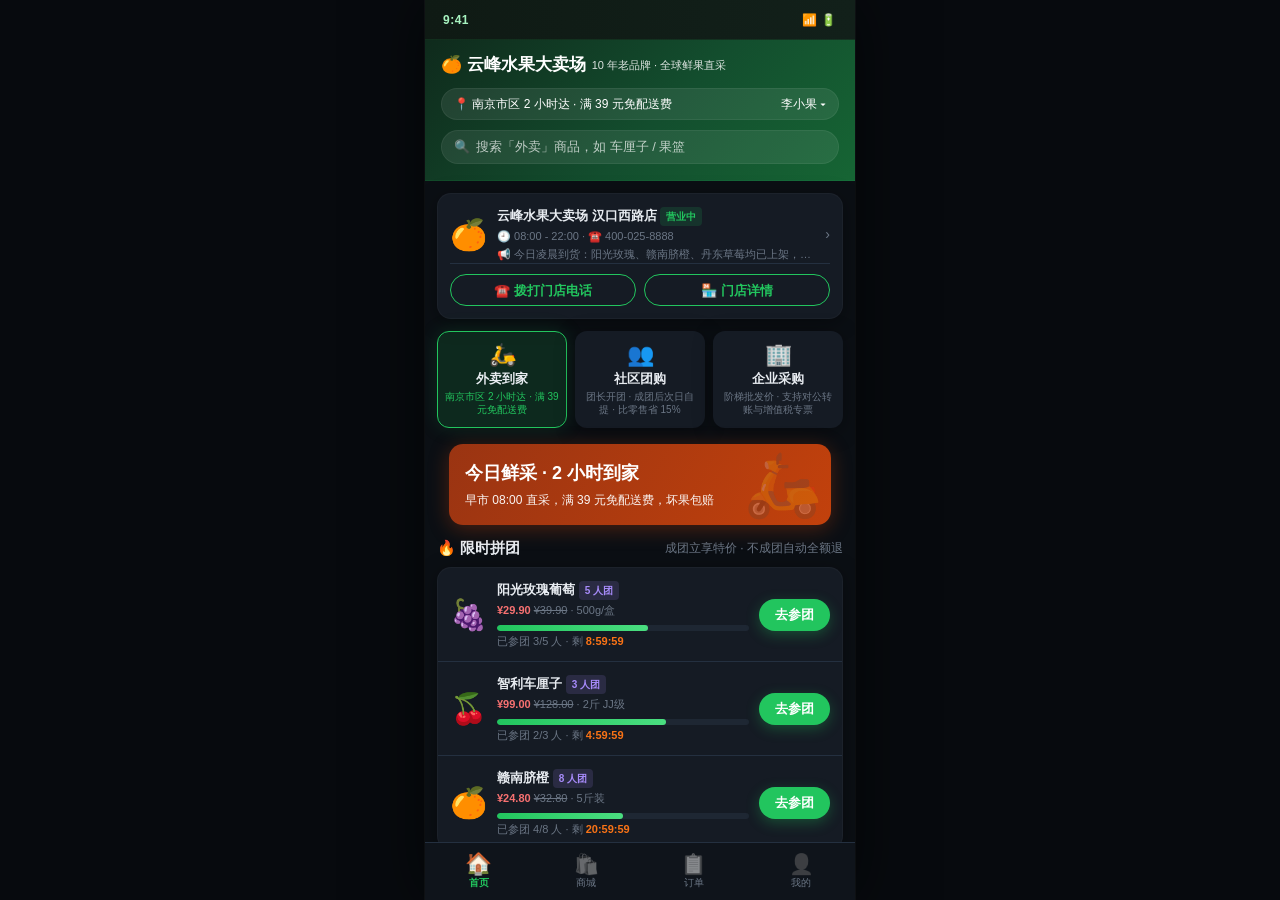
<file: index.html>
<!DOCTYPE html>
<html lang="zh-CN">
<head>
<meta charset="UTF-8">
<meta name="viewport" content="width=device-width, initial-scale=1, maximum-scale=1, user-scalable=no, viewport-fit=cover">
<meta name="theme-color" content="#0B0F14">
<title>云峰水果大卖场 · 外卖 / 团购 / 企业采购</title>
<link rel="stylesheet" href="assets/css/style.css">
</head>
<body>
<div class="phone" id="phone">
  <div class="phone-status">
    <span id="clock">9:41</span>
    <span>📶 🔋</span>
  </div>

  <div class="phone-body" id="view"></div>

  <div class="tabbar" id="tabbar"></div>

  <div id="modalRoot"></div>
  <div id="toastRoot"></div>
</div>

<script src="assets/js/data.js"></script>
<script src="assets/js/store.js"></script>
<script src="assets/js/app.js"></script>
</body>
</html>
</file>
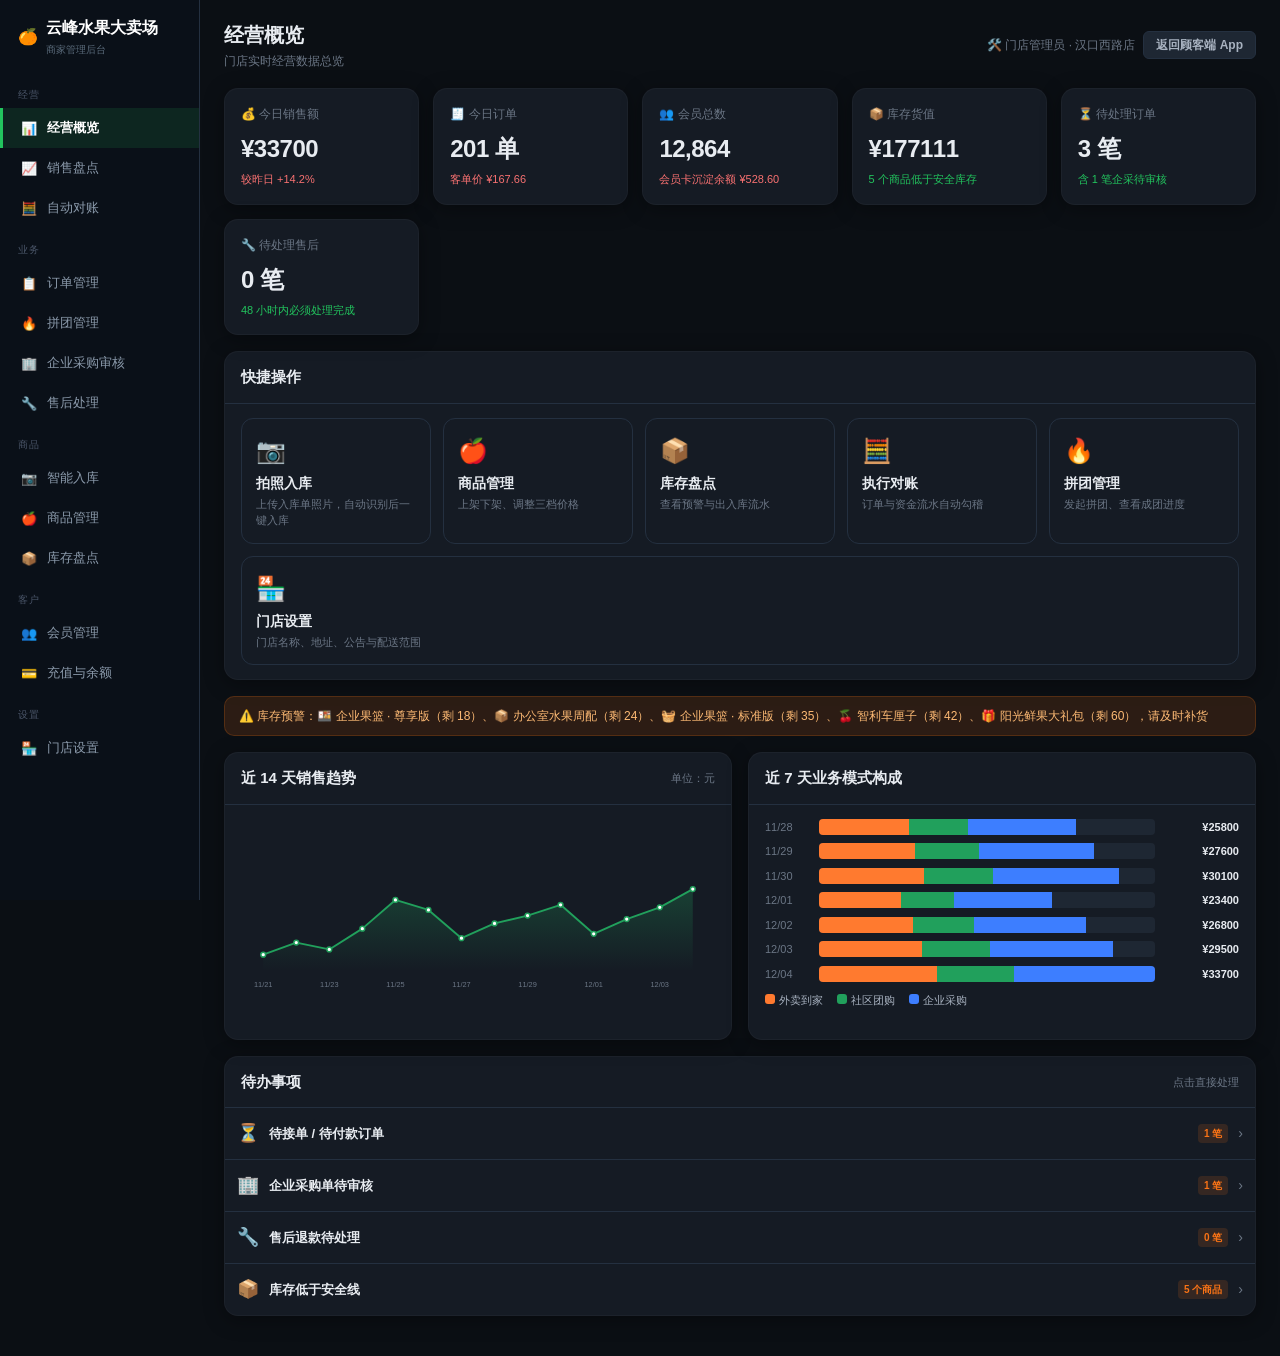
<file: admin.html>
<!DOCTYPE html>
<html lang="zh-CN">
<head>
<meta charset="UTF-8">
<meta name="viewport" content="width=device-width, initial-scale=1">
<title>云峰水果大卖场 · 商家管理后台</title>
<link rel="stylesheet" href="assets/css/style.css">
</head>
<body>
<div class="admin">
  <aside class="admin-side" id="side"></aside>
  <main class="admin-main">
    <div class="admin-top">
      <div>
        <h1 id="pageTitle">经营概览</h1>
        <div style="font-size:12px;color:#6B7685;margin-top:2px" id="pageSub">数据实时同步 · 演示环境</div>
      </div>
      <div class="who">
        <span>🛠️ 门店管理员 · 汉口西路店</span>
        <button class="mini" id="backApp">返回顾客端 App</button>
      </div>
    </div>
    <div id="main"></div>
  </main>
</div>
<div id="adminModal"></div>
<div id="adminToast" style="position:fixed;left:50%;top:24px;transform:translateX(-50%);z-index:300"></div>

<script src="assets/js/data.js"></script>
<script src="assets/js/store.js"></script>
<script src="assets/js/ocr.js"></script>
<script src="assets/js/admin.js"></script>
</body>
</html>
</file>
<file: assets/css/style.css>
/* =========================================================
   云峰鲜果 App · 样式（深色科技感改版）
   Clean · Modern · Dark Tech
   ========================================================= */
:root {
  --brand: #22C55E;
  --brand-d: #16A34A;
  --brand-l: rgba(34, 197, 94, 0.14);
  --orange: #F97316;
  --orange-l: rgba(249, 115, 22, 0.14);
  --ink: #E8ECF1;
  --ink-2: #A8B2C0;
  --ink-3: #6B7685;
  --line: #243040;
  --bg: #0B0F14;
  --card: #151B24;
  --card-2: #1A222D;
  --red: #EF4444;
  --red-l: rgba(239, 68, 68, 0.14);
  --blue: #3B82F6;
  --blue-l: rgba(59, 130, 246, 0.14);
  --purple: #A78BFA;
  --gold: #EAB308;
  --radius: 14px;
  --shadow: 0 4px 20px rgba(0, 0, 0, 0.35);
  --glow: 0 0 20px rgba(34, 197, 94, 0.15);
}

* { box-sizing: border-box; -webkit-tap-highlight-color: transparent; }
html, body { margin: 0; padding: 0; }
body {
  font-family: -apple-system, BlinkMacSystemFont, "PingFang SC", "Microsoft YaHei", "Helvetica Neue", Arial, sans-serif;
  background: #070A0E;
  color: var(--ink);
  font-size: 14px;
  line-height: 1.5;
  display: flex;
  justify-content: center;
  min-height: 100vh;
}
button { font-family: inherit; cursor: pointer; border: none; background: none; color: inherit; }
input, select, textarea { font-family: inherit; font-size: 14px; color: var(--ink); background: var(--card-2); border: 1px solid var(--line); }
img { display: block; }
ul { margin: 0; padding: 0; list-style: none; }

/* ---------- 手机外壳 ---------- */
.phone {
  width: 100%;
  max-width: 430px;
  height: 100vh;
  background: var(--bg);
  position: relative;
  display: flex;
  flex-direction: column;
  overflow: hidden;
  box-shadow: 0 0 60px rgba(0, 0, 0, 0.55), 0 0 0 1px rgba(255,255,255,0.04);
}
.phone-status {
  height: 40px;
  flex: 0 0 40px;
  background: linear-gradient(90deg, #0F1A14 0%, #12201A 100%);
  display: flex;
  align-items: center;
  justify-content: space-between;
  padding: 0 18px;
  color: #A7F3C0;
  font-size: 12px;
  font-weight: 600;
  letter-spacing: .5px;
  border-bottom: 1px solid rgba(34,197,94,0.12);
}
.phone-body { flex: 1; overflow-y: auto; overflow-x: hidden; -webkit-overflow-scrolling: touch; padding-bottom: 8px; }
.phone-body::-webkit-scrollbar { width: 0; }
.tabbar {
  flex: 0 0 58px;
  height: 58px;
  background: #0F141B;
  border-top: 1px solid var(--line);
  display: flex;
  align-items: stretch;
  padding-bottom: env(safe-area-inset-bottom);
}
.tabbar button {
  flex: 1;
  display: flex;
  flex-direction: column;
  align-items: center;
  justify-content: center;
  gap: 2px;
  color: var(--ink-3);
  font-size: 10px;
  position: relative;
}
.tabbar button .tic { font-size: 20px; line-height: 1; filter: grayscale(1) opacity(.5); transition: .18s; }
.tabbar button.on { color: var(--brand); font-weight: 600; }
.tabbar button.on .tic { filter: none; transform: translateY(-1px) scale(1.08); }
.tabbar .badge {
  position: absolute; top: 6px; left: 50%; margin-left: 4px;
  min-width: 16px; height: 16px; padding: 0 4px;
  background: var(--red); color: #fff; border-radius: 8px;
  font-size: 10px; line-height: 16px; text-align: center; font-weight: 600;
}

/* ---------- 顶部头 ---------- */
.app-head {
  background: linear-gradient(135deg, #0F2A1C 0%, #134E2E 55%, #166534 100%);
  color: #fff;
  padding: 12px 16px 16px;
  border-bottom: 1px solid rgba(34,197,94,0.2);
}
.app-head.orange { background: linear-gradient(135deg, #3A1F0A 0%, #7C2D12 55%, #C2410C 100%); }
.app-head .title { font-size: 17px; font-weight: 700; display: flex; align-items: center; gap: 6px; }
.app-head .sub { font-size: 11px; opacity: .9; margin-top: 2px; }
.loc-bar {
  display: flex; align-items: center; justify-content: space-between;
  background: rgba(255, 255, 255, .08); border-radius: 20px;
  padding: 6px 12px; margin-top: 10px; font-size: 12px;
  border: 1px solid rgba(255,255,255,0.06);
}
.search-box {
  display: flex; align-items: center; gap: 6px;
  background: rgba(255,255,255,0.08); border-radius: 18px; height: 34px;
  padding: 0 12px; margin-top: 10px; color: rgba(255,255,255,0.7); font-size: 13px;
  border: 1px solid rgba(255,255,255,0.06);
}
.search-box input { color: #fff !important; background: transparent !important; border: none !important; }

/* ---------- 模式切换 ---------- */
.mode-switch {
  display: flex; gap: 8px; padding: 12px 12px 4px;
}
.mode-switch button {
  flex: 1; background: var(--card); border-radius: 12px; padding: 10px 6px;
  text-align: center; border: 1.5px solid transparent; transition: .18s;
  box-shadow: var(--shadow);
}
.mode-switch button .mi { font-size: 22px; }
.mode-switch button .mn { font-size: 13px; font-weight: 700; margin-top: 2px; color: var(--ink); }
.mode-switch button .md { font-size: 10px; color: var(--ink-3); margin-top: 2px; line-height: 1.35; }
.mode-switch button.on { border-color: var(--brand); background: var(--brand-l); box-shadow: var(--glow); }
.mode-switch button.on .md { color: var(--brand); }

/* ---------- 通用块 ---------- */
.section { margin: 12px; }
.section-head { display: flex; align-items: center; justify-content: space-between; margin-bottom: 8px; }
.section-head h3 { margin: 0; font-size: 15px; font-weight: 700; color: var(--ink); }
.section-head .more { font-size: 12px; color: var(--ink-3); }
.card { background: var(--card); border-radius: var(--radius); box-shadow: var(--shadow); overflow: hidden; border: 1px solid rgba(255,255,255,0.03); }
.pad { padding: 12px; }

/* ---------- Banner ---------- */
.banner {
  margin: 12px; border-radius: var(--radius); padding: 16px;
  background: linear-gradient(120deg, #9A3412, #C2410C);
  color: #fff; box-shadow: 0 4px 20px rgba(194, 65, 12, .35);
  position: relative; overflow: hidden;
}
.banner.green { background: linear-gradient(120deg, #14532D, #166534); box-shadow: 0 4px 20px rgba(22, 101, 52, .35); }
.banner.blue { background: linear-gradient(120deg, #1E3A8A, #1D4ED8); box-shadow: 0 4px 20px rgba(29, 78, 216, .3); }
.banner h2 { margin: 0 0 4px; font-size: 18px; font-weight: 800; }
.banner p { margin: 0; font-size: 12px; opacity: .95; }
.banner .bn-emoji { position: absolute; right: 10px; top: 50%; transform: translateY(-50%); font-size: 62px; opacity: .22; }

/* ---------- 分类 ---------- */
.cat-grid { display: grid; grid-template-columns: repeat(5, 1fr); gap: 6px; }
.cat-grid button { text-align: center; padding: 8px 0; font-size: 11px; color: var(--ink-2); }
.cat-grid .ci {
  width: 42px; height: 42px; line-height: 42px; border-radius: 50%;
  background: var(--brand-l); font-size: 22px; margin: 0 auto 4px;
  border: 1px solid rgba(34,197,94,0.15);
}
.cat-grid button.on .ci { background: var(--brand); border-color: transparent; box-shadow: 0 0 12px rgba(34,197,94,0.4); }
.cat-grid button.on { color: var(--brand); font-weight: 700; }

/* ---------- 商品列表 ---------- */
.prod-grid { display: grid; grid-template-columns: 1fr 1fr; gap: 10px; }
.prod {
  background: var(--card); border-radius: var(--radius); box-shadow: var(--shadow);
  overflow: hidden; position: relative; border: 1px solid rgba(255,255,255,0.03);
}
.prod .thumb {
  height: 96px; display: flex; align-items: center; justify-content: center;
  font-size: 46px; background: linear-gradient(160deg, #121A14, #0F1A18);
  position: relative;
}
.prod .tag {
  position: absolute; left: 0; top: 8px; background: var(--orange); color: #fff;
  font-size: 10px; padding: 2px 6px; border-radius: 0 8px 8px 0; font-weight: 600;
}
.prod .off {
  position: absolute; right: 6px; bottom: 6px; background: rgba(0, 0, 0, .55);
  color: #fff; font-size: 10px; padding: 2px 6px; border-radius: 6px;
}
.prod .body { padding: 8px 10px 10px; }
.prod .nm { font-size: 13px; font-weight: 600; line-height: 1.35; height: 35px; overflow: hidden; color: var(--ink); }
.prod .sp { font-size: 11px; color: var(--ink-3); margin-top: 2px; }
.prod .pr { display: flex; align-items: baseline; gap: 4px; margin-top: 6px; }
.prod .pr .now { color: #F87171; font-size: 16px; font-weight: 800; }
.prod .pr .now small { font-size: 11px; font-weight: 600; }
.prod .pr .old { font-size: 11px; color: var(--ink-3); text-decoration: line-through; }
.prod .meta { font-size: 10px; color: var(--ink-3); margin-top: 3px; display: flex; justify-content: space-between; }
.prod .add {
  position: absolute; right: 8px; bottom: 8px; width: 26px; height: 26px;
  border-radius: 50%; background: var(--brand); color: #fff; font-size: 18px;
  line-height: 24px; text-align: center; font-weight: 600;
  box-shadow: 0 2px 10px rgba(34, 197, 94, .45);
}
.prod .add:active { transform: scale(.9); }

/* ---------- 列表行 ---------- */
.row { display: flex; align-items: center; gap: 10px; padding: 12px; border-bottom: 1px solid var(--line); }
.row:last-child { border-bottom: none; }
.row .grow { flex: 1; min-width: 0; }
.row .rt { font-size: 13px; font-weight: 600; color: var(--ink); }
.row .rs { font-size: 11px; color: var(--ink-3); margin-top: 2px; }
.arrow { color: var(--ink-3); font-size: 14px; }

/* ---------- 按钮 ---------- */
.btn {
  display: block; width: 100%; height: 44px; border-radius: 22px;
  background: var(--brand); color: #fff; font-size: 15px; font-weight: 700;
  text-align: center; line-height: 44px;
  box-shadow: 0 4px 14px rgba(34, 197, 94, 0.3);
}
.btn:active { opacity: .88; }
.btn.orange { background: var(--orange); box-shadow: 0 4px 14px rgba(249, 115, 22, 0.3); }
.btn.ghost { background: transparent; color: var(--brand); border: 1.5px solid var(--brand); box-shadow: none; }
.btn.gray { background: #1E2733; color: var(--ink-3); box-shadow: none; }
.btn.sm { height: 32px; line-height: 32px; font-size: 13px; border-radius: 16px; width: auto; padding: 0 16px; display: inline-block; }
.btn.danger { background: var(--red); box-shadow: 0 4px 14px rgba(239, 68, 68, 0.3); }

/* ---------- 徽标 ---------- */
.chip {
  display: inline-block; font-size: 10px; padding: 2px 6px; border-radius: 4px;
  background: var(--brand-l); color: var(--brand); font-weight: 600;
}
.chip.orange { background: var(--orange-l); color: var(--orange); }
.chip.red { background: var(--red-l); color: var(--red); }
.chip.blue { background: var(--blue-l); color: var(--blue); }
.chip.gray { background: #1E2733; color: var(--ink-3); }
.chip.purple { background: rgba(167,139,250,0.14); color: var(--purple); }

/* ---------- 购物车条 ---------- */
.cart-bar {
  position: absolute; left: 12px; right: 12px; bottom: 68px;
  background: #0D1218; border-radius: 24px; height: 52px;
  display: flex; align-items: center; padding: 0 6px 0 14px; color: #fff;
  box-shadow: 0 8px 28px rgba(0, 0, 0, .5); z-index: 40;
  border: 1px solid rgba(255,255,255,0.06);
}
.cart-bar .cb-icon { font-size: 24px; position: relative; }
.cart-bar .cb-num {
  position: absolute; top: -4px; right: -8px; background: var(--red); color: #fff;
  font-size: 10px; min-width: 16px; height: 16px; border-radius: 8px; line-height: 16px;
  text-align: center; padding: 0 4px; font-weight: 700;
}
.cart-bar .cb-info { flex: 1; margin-left: 12px; }
.cart-bar .cb-price { font-size: 17px; font-weight: 800; }
.cart-bar .cb-tip { font-size: 10px; opacity: .7; }
.cart-bar .cb-btn {
  background: var(--brand); border-radius: 20px; height: 40px; padding: 0 20px;
  font-weight: 700; font-size: 14px; line-height: 40px;
  box-shadow: 0 2px 12px rgba(34,197,94,0.4);
}
.cart-bar .cb-btn.dis { background: #2A3340; color: #666; box-shadow: none; }

/* ---------- 弹层 ---------- */
.mask {
  position: absolute; inset: 0; background: rgba(0, 0, 0, .65); z-index: 60;
  display: flex; align-items: flex-end; animation: fade .18s ease;
}
@keyframes fade { from { opacity: 0; } to { opacity: 1; } }
.sheet {
  background: var(--card); width: 100%; border-radius: 16px 16px 0 0; max-height: 86%;
  display: flex; flex-direction: column; animation: up .22s cubic-bezier(.2, .8, .3, 1);
  border: 1px solid var(--line); border-bottom: none;
}
@keyframes up { from { transform: translateY(30px); opacity: .4; } to { transform: none; opacity: 1; } }
.sheet-head {
  display: flex; align-items: center; justify-content: space-between;
  padding: 14px 16px; border-bottom: 1px solid var(--line); font-weight: 700; font-size: 15px; color: var(--ink);
}
.sheet-body { overflow-y: auto; padding: 14px 16px; }
.sheet-foot { padding: 10px 16px 16px; border-top: 1px solid var(--line); background: var(--card); }
.x { font-size: 20px; color: var(--ink-3); line-height: 1; }

/* ---------- 商品详情 ---------- */
.pd-hero {
  height: 170px; display: flex; align-items: center; justify-content: center;
  font-size: 86px; background: linear-gradient(160deg, #121A14, #0F1A18);
}
.pd-price { color: #F87171; font-size: 26px; font-weight: 800; }
.pd-price small { font-size: 14px; }
.tier-table { width: 100%; border-collapse: collapse; font-size: 12px; }
.tier-table th, .tier-table td { border: 1px solid var(--line); padding: 6px 8px; text-align: center; }
.tier-table th { background: var(--card-2); color: var(--ink-2); font-weight: 600; }
.tier-table tr.hit td { background: var(--brand-l); color: var(--brand); font-weight: 700; }

/* ---------- 数量步进器 ---------- */
.stepper { display: flex; align-items: center; gap: 0; }
.stepper button {
  width: 28px; height: 28px; border-radius: 50%; background: var(--brand-l);
  color: var(--brand); font-size: 16px; line-height: 26px; text-align: center; font-weight: 700;
}
.stepper button.dis { background: #1E2733; color: #4A5568; }
.stepper .n { width: 40px; text-align: center; font-weight: 700; font-size: 14px; color: var(--ink); }

/* ---------- 订单卡片 ---------- */
.ord { background: var(--card); border-radius: var(--radius); box-shadow: var(--shadow); margin-bottom: 10px; overflow: hidden; border: 1px solid rgba(255,255,255,0.03); }
.ord-head { display: flex; align-items: center; justify-content: space-between; padding: 10px 12px; border-bottom: 1px solid var(--line); }
.ord-no { font-size: 11px; color: var(--ink-3); }
.ord-st { font-size: 12px; font-weight: 700; }
.ord-items { padding: 8px 12px; }
.ord-item { display: flex; align-items: center; gap: 8px; padding: 4px 0; font-size: 12px; }
.ord-item .oi-emo { font-size: 22px; }
.ord-item .oi-nm { flex: 1; color: var(--ink); }
.ord-item .oi-q { color: var(--ink-3); }
.ord-foot { display: flex; align-items: center; justify-content: space-between; padding: 10px 12px; border-top: 1px solid var(--line); }
.ord-foot .amt { font-size: 15px; font-weight: 800; color: var(--ink); }
.ord-acts { display: flex; gap: 8px; justify-content: flex-end; }

/* ---------- 时间线 ---------- */
.tl { padding-left: 6px; }
.tl li { display: flex; gap: 10px; padding-bottom: 12px; position: relative; }
.tl li:not(:last-child)::before {
  content: ''; position: absolute; left: 5px; top: 14px; bottom: -2px; width: 2px; background: var(--line);
}
.tl .dot { width: 12px; height: 12px; border-radius: 50%; background: var(--line); flex: 0 0 12px; margin-top: 3px; }
.tl li.on .dot { background: var(--brand); box-shadow: 0 0 0 3px var(--brand-l); }
.tl .tt { font-size: 12px; color: var(--ink); }
.tl .ts { font-size: 10px; color: var(--ink-3); }

/* ---------- 会员卡 ---------- */
.member-card {
  margin: 12px; border-radius: 16px; padding: 16px; color: #fff;
  background: linear-gradient(130deg, #1A2332 0%, #2A3A4E 55%, #3A4F66 100%);
  box-shadow: 0 8px 28px rgba(0, 0, 0, .4); position: relative; overflow: hidden;
  border: 1px solid rgba(255,255,255,0.06);
}
.member-card.gold { background: linear-gradient(130deg, #3D2E0A 0%, #8A6520 55%, #C79A3C 100%); }
.member-card.diamond { background: linear-gradient(130deg, #0F2040 0%, #1E3A6E 55%, #3B6BC5 100%); }
.member-card.silver { background: linear-gradient(130deg, #2A323C 0%, #4A5568 60%, #718096 100%); }
.member-card .mc-top { display: flex; align-items: center; justify-content: space-between; }
.member-card .mc-lv { font-size: 15px; font-weight: 800; display: flex; align-items: center; gap: 6px; }
.member-card .mc-bal { font-size: 30px; font-weight: 800; margin-top: 14px; letter-spacing: -.5px; }
.member-card .mc-bal small { font-size: 14px; font-weight: 600; }
.member-card .mc-lb { font-size: 11px; opacity: .8; }
.member-card .mc-foot { display: flex; gap: 20px; margin-top: 14px; font-size: 11px; opacity: .92; }
.member-card .mc-deco { position: absolute; right: -18px; top: -18px; font-size: 108px; opacity: .12; }

/* ---------- 表单 ---------- */
.field { display: flex; align-items: center; padding: 12px 0; border-bottom: 1px solid var(--line); }
.field label { width: 78px; flex: 0 0 78px; color: var(--ink-2); font-size: 13px; }
.field input, .field select, .field textarea { flex: 1; border: none; outline: none; background: transparent; color: var(--ink); }
.field input::placeholder { color: #4A5568; }

/* ---------- 单选卡片 ---------- */
.pick-list { display: flex; flex-direction: column; gap: 8px; }
.pick {
  border: 1.5px solid var(--line); border-radius: 10px; padding: 10px 12px;
  display: flex; align-items: center; gap: 10px; background: var(--card);
}
.pick.on { border-color: var(--brand); background: var(--brand-l); }
.pick .pg { flex: 1; min-width: 0; }
.pick .pt { font-size: 13px; font-weight: 600; color: var(--ink); }
.pick .ps { font-size: 11px; color: var(--ink-3); margin-top: 2px; }
.radio { width: 18px; height: 18px; border-radius: 50%; border: 1.5px solid #3A4555; flex: 0 0 18px; }
.pick.on .radio { border-color: var(--brand); background: var(--brand); box-shadow: inset 0 0 0 3px var(--card); }

/* ---------- 空态 ---------- */
.empty { text-align: center; padding: 60px 20px; color: var(--ink-3); }
.empty .ee { font-size: 46px; opacity: .5; }
.empty p { margin: 8px 0 0; font-size: 13px; }

/* ---------- Toast ---------- */
.toast {
  position: absolute; left: 50%; bottom: 120px; transform: translateX(-50%);
  background: rgba(15, 20, 28, .95); color: #fff; padding: 10px 18px; border-radius: 20px;
  font-size: 13px; z-index: 200; max-width: 80%; text-align: center;
  animation: fade .2s ease; border: 1px solid var(--line);
}

/* ---------- 团购进度 ---------- */
.gp-bar { height: 6px; background: #1E2733; border-radius: 3px; overflow: hidden; margin-top: 6px; }
.gp-bar i { display: block; height: 100%; background: linear-gradient(90deg, var(--brand), #4ADE80); border-radius: 3px; }
.countdown { font-size: 11px; color: var(--orange); font-weight: 700; }

/* =========================================================
   管理后台
   ========================================================= */
.admin { width: 100%; max-width: 1280px; background: var(--bg); min-height: 100vh; display: flex; }
.admin-side {
  width: 200px; flex: 0 0 200px; background: #0A1018; color: #8B9AAB; padding: 16px 0;
  position: sticky; top: 0; height: 100vh; overflow-y: auto;
  border-right: 1px solid var(--line);
}
.admin-side .brand { padding: 0 18px 16px; color: #fff; font-size: 16px; font-weight: 800; display: flex; align-items: center; gap: 8px; }
.admin-side .brand small { display: block; font-size: 10px; font-weight: 400; color: #5A6A7A; margin-top: 2px; }
.admin-side button {
  display: flex; align-items: center; gap: 10px; width: 100%; padding: 11px 18px;
  font-size: 13px; color: #8B9AAB; border-left: 3px solid transparent;
}
.admin-side button:hover { background: rgba(255, 255, 255, .04); color: #fff; }
.admin-side button.on { background: rgba(34, 197, 94, .12); color: #fff; border-left-color: var(--brand); font-weight: 600; }
.admin-side .grp { font-size: 10px; color: #4A5568; padding: 14px 18px 6px; letter-spacing: 1px; }
.admin-main { flex: 1; min-width: 0; padding: 20px 24px 40px; background: var(--bg); }
.admin-top { display: flex; align-items: center; justify-content: space-between; margin-bottom: 18px; }
.admin-top h1 { margin: 0; font-size: 20px; font-weight: 800; color: var(--ink); }
.admin-top .who { font-size: 12px; color: var(--ink-3); display: flex; align-items: center; gap: 8px; }

.kpi-grid { display: grid; grid-template-columns: repeat(auto-fit, minmax(180px, 1fr)); gap: 14px; }
.kpi { background: var(--card); border-radius: var(--radius); padding: 16px; box-shadow: var(--shadow); border: 1px solid rgba(255,255,255,0.03); }
.kpi .kl { font-size: 12px; color: var(--ink-3); display: flex; align-items: center; gap: 6px; }
.kpi .kv { font-size: 24px; font-weight: 800; margin-top: 8px; letter-spacing: -.5px; color: var(--ink); }
.kpi .kd { font-size: 11px; margin-top: 4px; }
.up { color: #F87171; } .down { color: var(--brand); }

.panel { background: var(--card); border-radius: var(--radius); box-shadow: var(--shadow); margin-top: 16px; overflow: hidden; border: 1px solid rgba(255,255,255,0.03); }
.panel-head { display: flex; align-items: center; justify-content: space-between; padding: 14px 16px; border-bottom: 1px solid var(--line); }
.panel-head h3 { margin: 0; font-size: 15px; font-weight: 700; color: var(--ink); }
.panel-body { padding: 14px 16px; }
.toolbar { display: flex; gap: 8px; flex-wrap: wrap; align-items: center; }
.toolbar input, .toolbar select {
  height: 32px; border-radius: 8px; padding: 0 10px; border: 1px solid var(--line);
  background: var(--card-2); color: var(--ink); outline: none;
}
.toolbar input:focus, .toolbar select:focus { border-color: var(--brand); }

/* tables */
.tbl { width: 100%; border-collapse: collapse; font-size: 13px; }
.tbl th { text-align: left; padding: 10px 12px; background: var(--card-2); color: var(--ink-2); font-weight: 600; border-bottom: 1px solid var(--line); white-space: nowrap; }
.tbl td { padding: 10px 12px; border-bottom: 1px solid var(--line); color: var(--ink); }
.tbl tr:hover td { background: rgba(255,255,255,0.02); }
.tbl .num { text-align: right; font-variant-numeric: tabular-nums; }
.tbl-act { display: flex; gap: 6px; flex-wrap: wrap; }

.mini {
  display: inline-flex; align-items: center; justify-content: center;
  height: 28px; padding: 0 12px; border-radius: 6px; font-size: 12px; font-weight: 600;
  background: #1E2733; color: var(--ink-2); border: 1px solid var(--line);
}
.mini:hover { background: #263040; color: var(--ink); }
.mini.primary { background: var(--brand); color: #fff; border-color: transparent; }
.mini.danger { background: var(--red-l); color: var(--red); border-color: transparent; }

.switch {
  width: 40px; height: 22px; border-radius: 11px; background: #2A3340; position: relative; cursor: pointer; transition: .2s;
}
.switch i { position: absolute; top: 2px; left: 2px; width: 18px; height: 18px; border-radius: 50%; background: #fff; transition: .2s; box-shadow: 0 1px 3px rgba(0, 0, 0, .3); }
.switch.on { background: var(--brand); }
.switch.on i { left: 20px; }

.bars { display: flex; align-items: flex-end; gap: 6px; height: 180px; padding-top: 8px; }
.bars .b { flex: 1; display: flex; flex-direction: column; align-items: center; gap: 6px; height: 100%; justify-content: flex-end; }
.bars .b .v { font-size: 10px; color: var(--ink-3); }
.bars .b .bar { width: 100%; max-width: 34px; border-radius: 4px 4px 0 0; background: linear-gradient(180deg, #4ADE80, var(--brand)); min-height: 3px; }
.bars .b .lb { font-size: 10px; color: var(--ink-3); white-space: nowrap; }

.legend { display: flex; gap: 14px; font-size: 11px; color: var(--ink-2); margin-top: 10px; flex-wrap: wrap; }
.legend i { display: inline-block; width: 10px; height: 10px; border-radius: 3px; margin-right: 4px; }

.warn { background: var(--orange-l); color: #FDBA74; padding: 10px 14px; border-radius: 10px; font-size: 12px; display: flex; gap: 8px; align-items: center; border: 1px solid rgba(249,115,22,0.2); }
.ok { background: var(--brand-l); color: #86EFAC; padding: 10px 14px; border-radius: 10px; font-size: 12px; display: flex; gap: 8px; align-items: center; border: 1px solid rgba(34,197,94,0.2); }

.grid-2 { display: grid; grid-template-columns: 1fr 1fr; gap: 16px; }
@media (max-width: 980px) {
  .admin-side { width: 64px; flex: 0 0 64px; }
  .admin-side .brand span, .admin-side button span, .admin-side .grp { display: none; }
  .admin-side button { justify-content: center; padding: 12px 0; }
  .grid-2 { grid-template-columns: 1fr; }
}

/* ---------- 智能入库（拍照识别） ---------- */
.upload-zone {
  border: 2px dashed #2A3A4A; border-radius: 16px; background: var(--card-2);
  padding: 34px 20px; text-align: center; cursor: pointer; transition: .18s;
}
.upload-zone:hover { border-color: var(--brand); background: var(--brand-l); }
.upload-zone .uz-i { font-size: 46px; }
.upload-zone .uz-t { font-size: 15px; font-weight: 700; margin-top: 8px; color: var(--ink); }
.upload-zone .uz-s { font-size: 12px; color: var(--ink-3); margin-top: 4px; }
.scan-preview {
  border: 1px solid var(--line); border-radius: 12px; overflow: hidden; background: var(--card);
  box-shadow: var(--shadow);
}
.scan-preview img { width: 100%; display: block; }
.scan-preview .sp-cap {
  font-size: 11px; color: var(--ink-3); padding: 8px 10px; border-top: 1px solid var(--line);
  display: flex; justify-content: space-between; align-items: center;
}
.scan-anim { text-align: center; padding: 46px 20px; }
.scan-anim .sa-i { font-size: 44px; animation: pulse 1.1s ease-in-out infinite; }
@keyframes pulse { 0%, 100% { transform: scale(1); opacity: .6; } 50% { transform: scale(1.15); opacity: 1; } }
.scan-line {
  height: 4px; border-radius: 2px; background: linear-gradient(90deg, transparent, var(--brand), transparent);
  margin: 16px auto 0; max-width: 240px; animation: sweep 1.2s linear infinite;
}
@keyframes sweep { 0% { opacity: .2; transform: translateX(-40px); } 50% { opacity: 1; } 100% { opacity: .2; transform: translateX(40px); } }
.conf { display: flex; align-items: center; gap: 6px; }
.conf .cb { width: 54px; height: 6px; border-radius: 3px; background: #1E2733; overflow: hidden; }
.conf .cb i { display: block; height: 100%; border-radius: 3px; }
.conf .cn { font-size: 11px; font-weight: 700; width: 34px; text-align: right; color: var(--ink-2); }
.sample-thumbs { display: grid; grid-template-columns: repeat(auto-fill, minmax(128px, 1fr)); gap: 10px; }
.sample-thumbs .st {
  border: 1.5px solid var(--line); border-radius: 10px; overflow: hidden; cursor: pointer;
  background: var(--card); transition: .18s;
}
.sample-thumbs .st:hover { border-color: var(--brand); box-shadow: var(--shadow); }
.sample-thumbs .st img { width: 100%; height: 92px; object-fit: cover; display: block; }
.sample-thumbs .st .st-n { font-size: 11px; padding: 6px 8px; color: var(--ink-2); line-height: 1.35; }
.ocr-line-edit { width: 72px; height: 30px; border: 1px solid var(--line); border-radius: 6px; padding: 0 6px; text-align: right; outline: none; background: var(--card-2); color: var(--ink); }
.ocr-line-edit:focus { border-color: var(--brand); }
.ocr-sel { height: 30px; border: 1px solid var(--line); border-radius: 6px; padding: 0 4px; outline: none; max-width: 190px; background: var(--card-2); color: var(--ink); }
.ocr-sel:focus { border-color: var(--brand); }
.step-flow { display: flex; gap: 10px; flex-wrap: wrap; }
.step-flow .sf { flex: 1; min-width: 150px; background: var(--card-2); border-radius: 10px; padding: 12px; border: 1px solid var(--line); }
.step-flow .sf .sf-n { font-size: 11px; color: var(--brand); font-weight: 700; }
.step-flow .sf .sf-t { font-size: 13px; font-weight: 600; margin-top: 4px; color: var(--ink); }
.step-flow .sf .sf-d { font-size: 11px; color: var(--ink-3); margin-top: 2px; line-height: 1.5; }

/* ---------- 后台弹窗 ---------- */
.modal-mask {
  position: fixed; inset: 0; background: rgba(0, 0, 0, .65); z-index: 120;
  display: flex; align-items: center; justify-content: center; animation: fade .16s ease;
}
.modal-box {
  background: var(--card); border-radius: 14px; width: 440px; max-width: 92vw;
  max-height: 86vh; display: flex; flex-direction: column; overflow: hidden;
  box-shadow: 0 20px 50px rgba(0, 0, 0, .5); border: 1px solid var(--line);
}
.modal-box .mb-head { padding: 16px 18px; border-bottom: 1px solid var(--line); font-weight: 700; display: flex; justify-content: space-between; align-items: center; color: var(--ink); }
.modal-box .mb-body { padding: 16px 18px; overflow-y: auto; }
.modal-box .mb-foot { padding: 12px 18px; border-top: 1px solid var(--line); display: flex; gap: 10px; justify-content: flex-end; }
.mf { display: flex; align-items: center; margin-bottom: 12px; }
.mf label { width: 92px; flex: 0 0 92px; font-size: 13px; color: var(--ink-2); }
.mf input, .mf select {
  flex: 1; height: 36px; border: 1px solid var(--line); border-radius: 8px; padding: 0 10px; outline: none;
  background: var(--card-2); color: var(--ink);
}
.mf input:focus, .mf select:focus { border-color: var(--brand); }
.admin-toast {
  background: rgba(15, 20, 28, .95); color: #fff; padding: 10px 18px; border-radius: 8px; font-size: 13px;
  animation: fade .18s ease; border: 1px solid var(--line);
}

/* 入口页 */
.launch { width: 100%; max-width: 520px; padding: 40px 24px; }
.launch .lc { background: var(--card); border-radius: 18px; box-shadow: var(--shadow); padding: 28px; text-align: center; border: 1px solid rgba(255,255,255,0.04); }
.launch .logo { font-size: 56px; }
.launch h1 { margin: 12px 0 4px; font-size: 22px; font-weight: 800; color: var(--ink); }
.launch p { color: var(--ink-3); font-size: 13px; margin: 0 0 24px; }
.launch .ops { display: flex; flex-direction: column; gap: 12px; }
.launch .op {
  display: flex; align-items: center; gap: 14px; text-align: left; padding: 16px;
  border: 1.5px solid var(--line); border-radius: 14px; transition: .18s;
}
.launch .op:hover { border-color: var(--brand); background: var(--brand-l); }
.launch .op .oi { font-size: 30px; }
.launch .op .ot { font-size: 15px; font-weight: 700; color: var(--ink); }
.launch .op .od { font-size: 12px; color: var(--ink-3); margin-top: 2px; }
.launch .tip { margin-top: 20px; font-size: 11px; color: var(--ink-3); text-align: center; line-height: 1.6; }

/* 兼容部分 JS 内联浅色背景 / 颜色 */
.card [style*="background:#F7F9F8"],
.card [style*="background: #F7F9F8"] {
  background: var(--card-2) !important;
}
[style*="color:#8A8F98"] { color: var(--ink-3) !important; }
[style*="color: #8A8F98"] { color: var(--ink-3) !important; }
[style*="border-top:1px dashed #ECEFF1"] { border-top-color: var(--line) !important; }
[style*="border:1.5px solid #ECEFF1"] { border-color: var(--line) !important; }
[style*="background:#F0F2F1"] { background: #1E2733 !important; }

/* SVG chart text */
svg text { fill: var(--ink-3) !important; }
</file>
